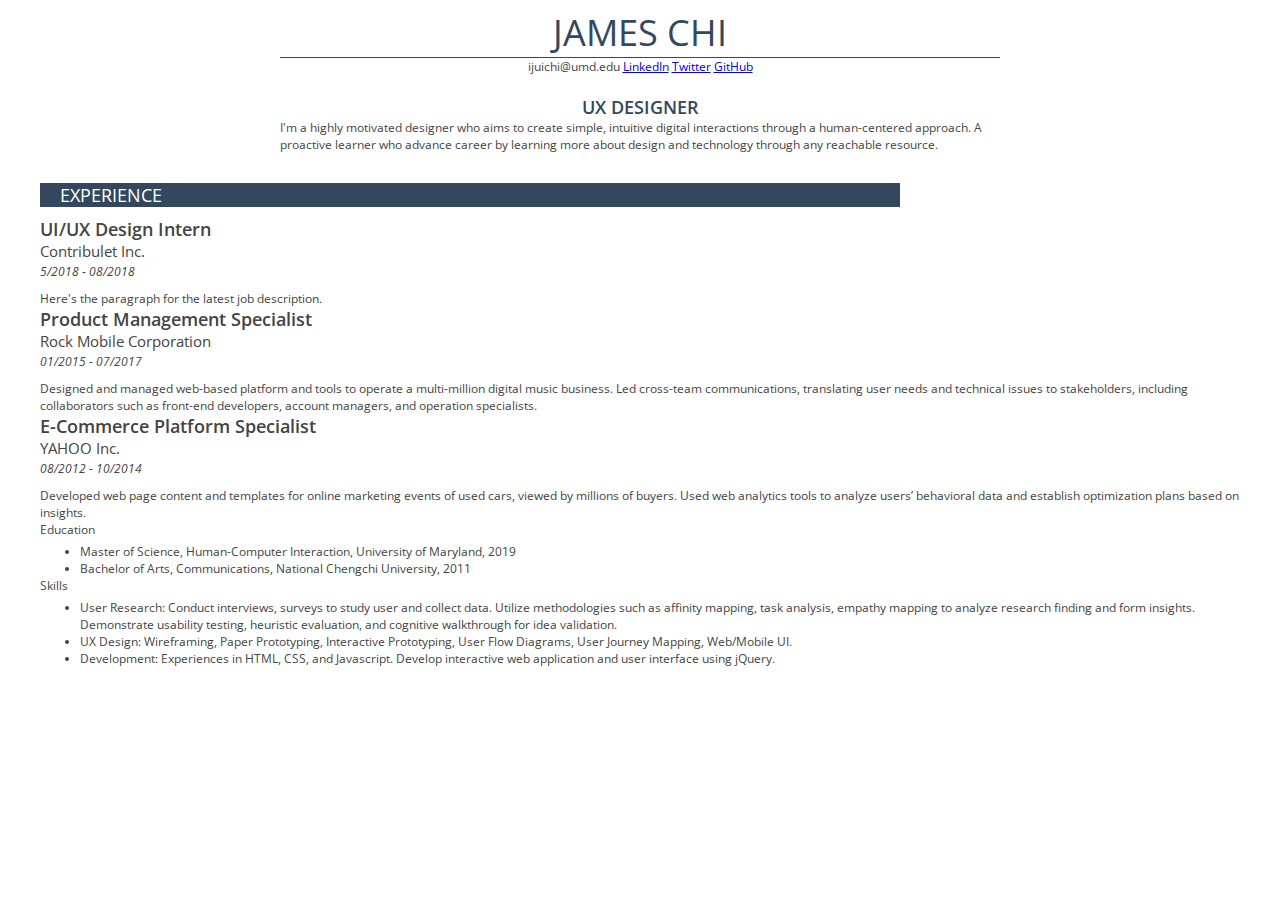
<file: in-class/index.html>
<!DOCTYPE html>

<html lang="en">

	<head>

		<title>James Chi Resume</title>

		<link rel="stylesheet" type="text/css" href="style.css">

	</head>

	<body>

		<div id="container">

			<div id="name">James Chi</div>

			<ul class="menu">
				<li>ijuichi@umd.edu</li>
				<li><a href="https://www.linkedin.com/in/ijuichi/">LinkedIn</a></li>
				<li><a href="https://twitter.com/erchi1230">Twitter</a></li>
				<li><a href="https://github.com/erchi1230">GitHub</a></li>
			</ul>

			<div id="title">UX Designer</div>

			<!-- <img id="profilePic" src="img/profile.png" alt="James photo"> !-->

			<p class="top">I'm a highly motivated designer who aims to create simple, intuitive digital interactions through a human-centered approach. A proactive learner who advance career by learning more about design and technology through any reachable resource.</p>

			<div class="sectionheader">Experience</div>

				<div class="jobtitle">UI/UX Design Intern</div>
				<div class="organization">Contribulet Inc.</div>
				<div class="date">5/2018 - 08/2018</div>
				<p class="description">Here's the paragraph for the latest job description.</P>

				<div class="jobtitle">Product Management Specialist</div>
				<div class="organization">Rock Mobile Corporation</div>
				<div class="date">01/2015 - 07/2017</div>
				<p class="description">Designed and managed web-based platform and tools to operate a multi-million digital music business. Led cross-team communications, translating user needs and technical issues to stakeholders, including collaborators such as front-end developers, account managers, and operation specialists.</P>

				<div class="jobtitle">E-Commerce Platform Specialist</div>
				<div class="organization">YAHOO Inc.</div>
				<div class="date">08/2012 - 10/2014</div>
				<p class="description">Developed web page content and templates for online marketing events of used cars, viewed by millions of buyers. Used web analytics tools to analyze users’ behavioral data and establish optimization plans based on insights.</P>

		<div class="sectionTitle">Education</div>

			<ul id="degrees">

				<li>Master of Science, Human-Computer Interaction, University of Maryland, 2019</li>

				<li>Bachelor of Arts, Communications, National Chengchi University, 2011</li>

			</ul>

		<div class="sectionTitle">Skills</div>

			<ul id="do">

				<li>User Research: Conduct interviews, surveys to study user and collect data. Utilize methodologies such as affinity mapping, task analysis, empathy mapping to analyze research finding and form insights. Demonstrate usability testing, heuristic evaluation, and cognitive walkthrough for idea validation.</li>

				<li>UX Design: Wireframing, Paper Prototyping, Interactive Prototyping, User Flow Diagrams, User Journey Mapping, Web/Mobile UI.</li>

				<li>Development: Experiences in HTML, CSS, and Javascript. Develop interactive web application and user interface using jQuery.</li>

			</ul>

		</div>
		
	</body>
<!--I MADE THIS!-->

</html>
</file>
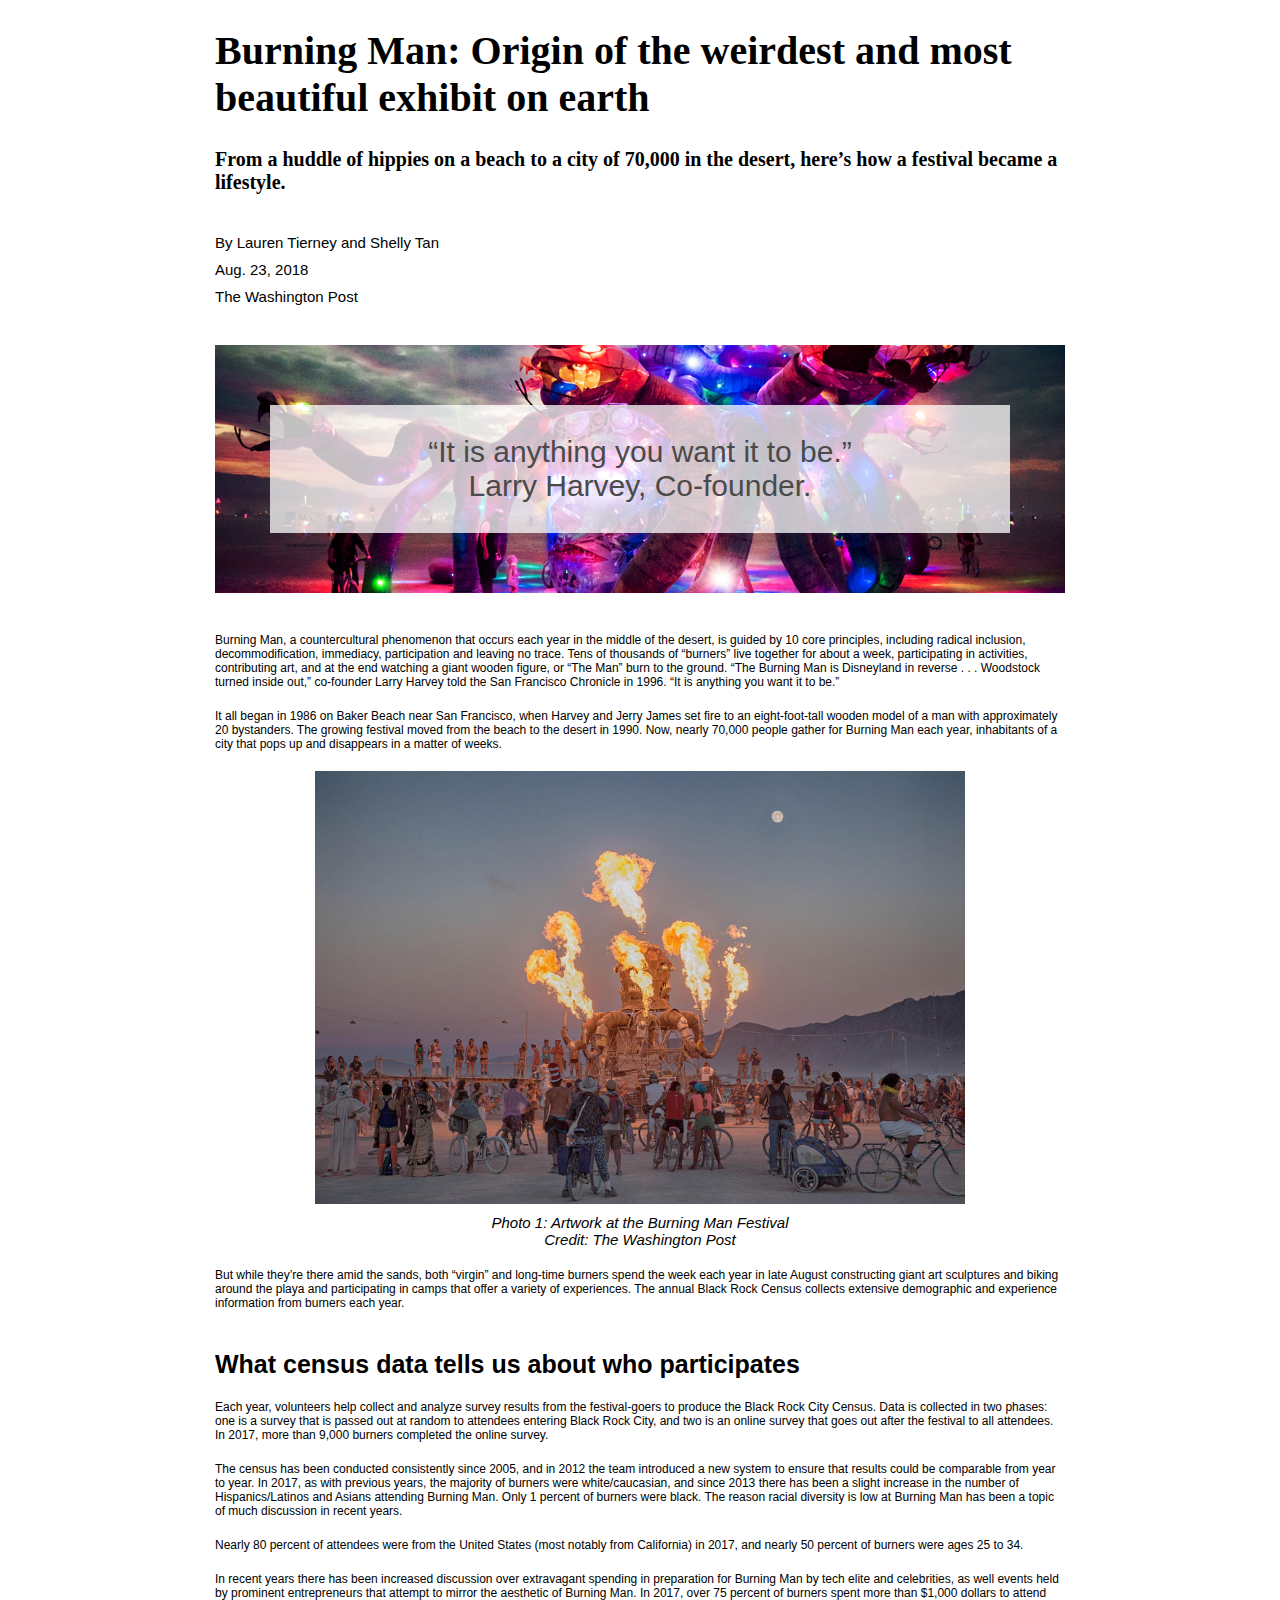
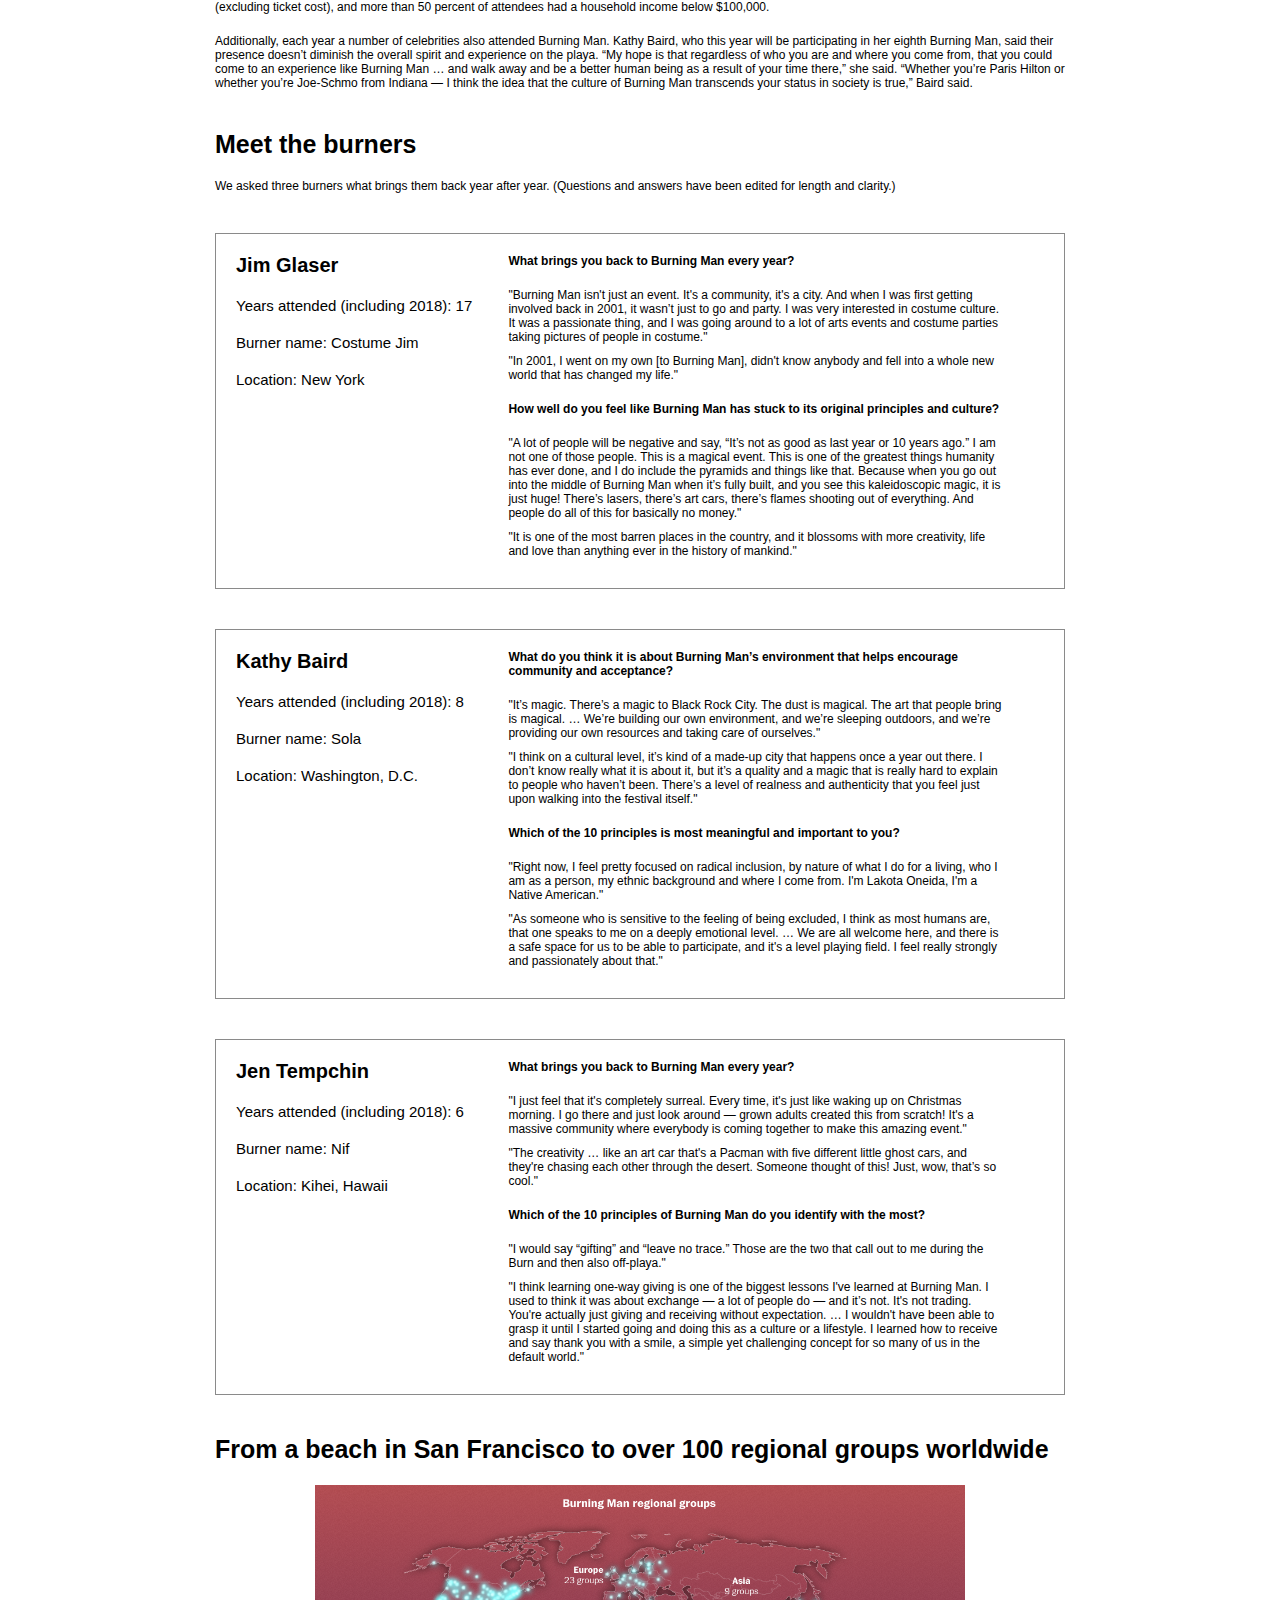
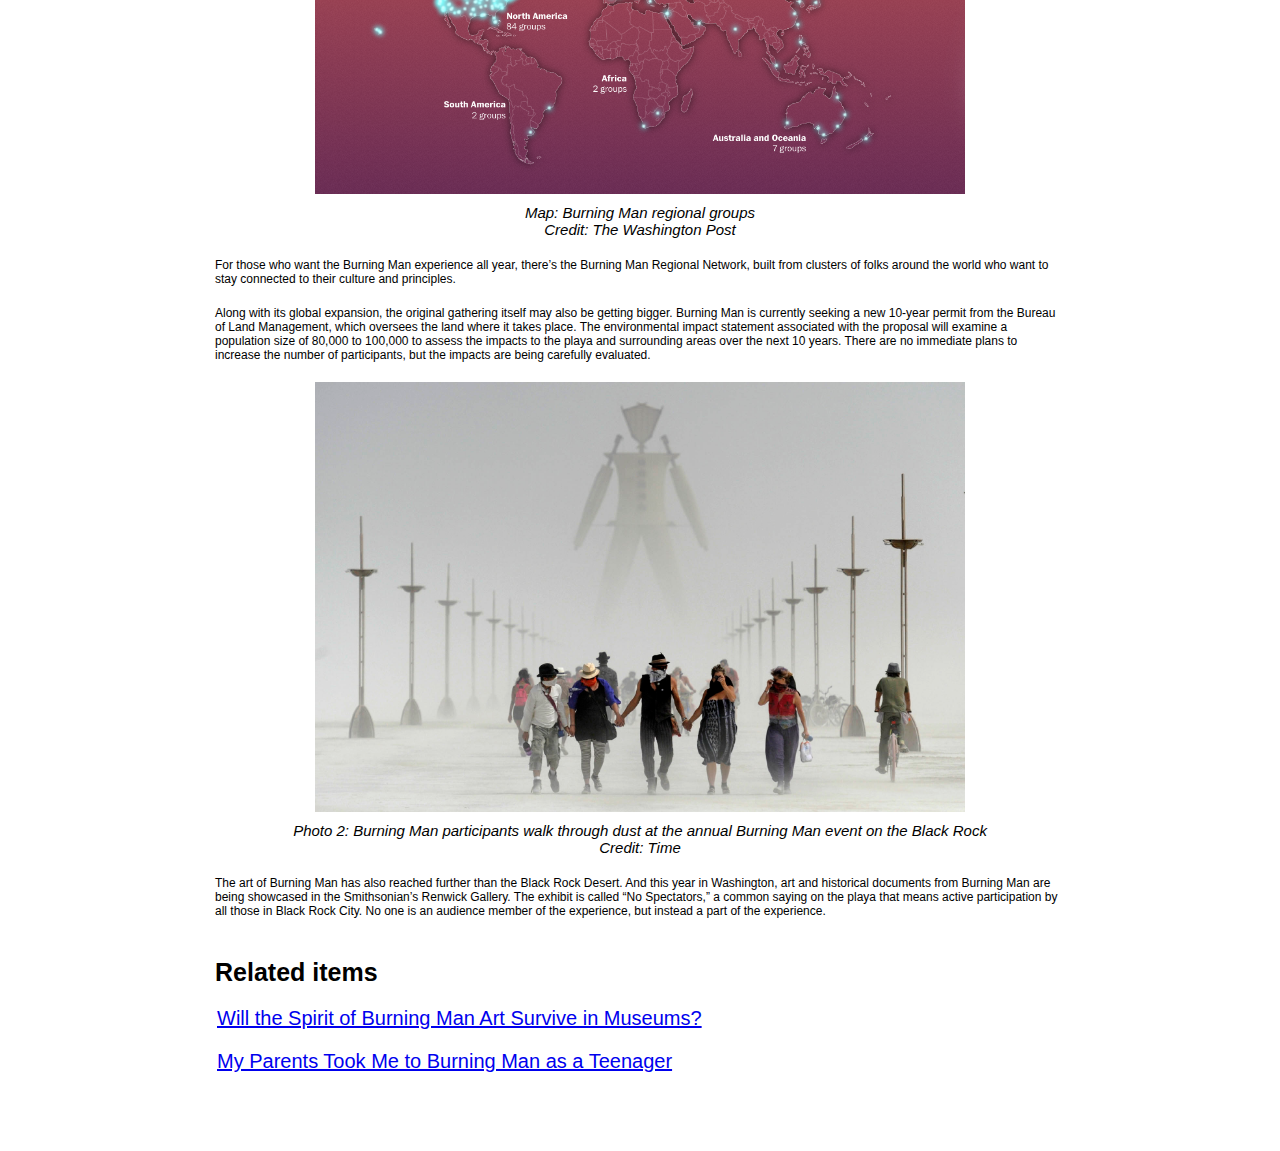
<file: midterm/index.html>
<!DOCTYPE html>
<html lang="en">

  <head>

    <title>Burning Man: Origin of the weirdest and most beautiful exhibit on earth</title>

    <link rel="stylesheet" type="text/css" href="style.css">

  </head>

  <body>

    <div id="container">

      <h1>Burning Man: Origin of the weirdest and most beautiful exhibit on earth</h1>
      <h3>From a huddle of hippies on a beach to a city of 70,000 in the desert, here’s how a festival became a lifestyle.</h3>

      <div id="byline">
        <h4>By Lauren Tierney and Shelly Tan</h4>
        <h4>Aug. 23, 2018</h4>
        <h4>The Washington Post</h4>
      </div>

      <div id="banner">

        <!-- The banner + blockquote for the article-->
        <blockquote>“It is anything you want it to be.” <br> Larry Harvey, Co-founder.</blockquote>

      </div>

      <p>Burning Man, a countercultural phenomenon that occurs each year in the middle of the desert, is guided by 10 core principles, including radical inclusion, decommodification, immediacy, participation and leaving no trace. Tens of thousands of “burners” live together for about a week, participating in activities, contributing art, and at the end watching a giant wooden figure, or “The Man” burn to the ground. “The Burning Man is Disneyland in reverse . . . Woodstock turned inside out,” co-founder Larry Harvey told the San Francisco Chronicle in 1996. “It is anything you want it to be.”</p>

      <p>It all began in 1986 on Baker Beach near San Francisco, when Harvey and Jerry James set fire to an eight-foot-tall wooden model of a man with approximately 20 bystanders. The growing festival moved from the beach to the desert in 1990. Now, nearly 70,000 people gather for Burning Man each year, inhabitants of a city that pops up and disappears in a matter of weeks.</p>

      <img src="img/burning-man-splash-image.jpg">
      <span>Photo 1: Artwork at the Burning Man Festival<br>Credit: The Washington Post</span>

      <p>But while they’re there amid the sands, both “virgin” and long-time burners spend the week each year in late August constructing giant art sculptures and biking around the playa and participating in camps that offer a variety of experiences. The annual Black Rock Census collects extensive demographic and experience information from burners each year.</p>

      <h2>What census data tells us about who participates</h2>

      <p>Each year, volunteers help collect and analyze survey results from the festival-goers to produce the Black Rock City Census. Data is collected in two phases: one is a survey that is passed out at random to attendees entering Black Rock City, and two is an online survey that goes out after the festival to all attendees. In 2017, more than 9,000 burners completed the online survey.</p>

      <p>The census has been conducted consistently since 2005, and in 2012 the team introduced a new system to ensure that results could be comparable from year to year. In 2017, as with previous years, the majority of burners were white/caucasian, and since 2013 there has been a slight increase in the number of Hispanics/Latinos and Asians attending Burning Man. Only 1 percent of burners were black. The reason racial diversity is low at Burning Man has been a topic of much discussion in recent years.</p>

      <p>Nearly 80 percent of attendees were from the United States (most notably from California) in 2017, and nearly 50 percent of burners were ages 25 to 34.</p>

      <p>In recent years there has been increased discussion over extravagant spending in preparation for Burning Man by tech elite and celebrities, as well events held by prominent entrepreneurs that attempt to mirror the aesthetic of Burning Man. In 2017, over 75 percent of burners spent more than $1,000 dollars to attend (excluding ticket cost), and more than 50 percent of attendees had a household income below $100,000.</p>

      <p>Additionally, each year a number of celebrities also attended Burning Man. Kathy Baird, who this year will be participating in her eighth Burning Man, said their presence doesn’t diminish the overall spirit and experience on the playa. “My hope is that regardless of who you are and where you come from, that you could come to an experience like Burning Man … and walk away and be a better human being as a result of your time there,” she said. “Whether you’re Paris Hilton or whether you’re Joe-Schmo from Indiana — I think the idea that the culture of Burning Man transcends your status in society is true,” Baird said.</p>

      <h2>Meet the burners</h2>

      <p>We asked three burners what brings them back year after year. (Questions and answers have been edited for length and clarity.)</p>

      <div class="interviews">

        <div class="profile">

          <h3>Jim Glaser</h3>
          <h4>Years attended (including 2018): 17</h4>
          <h4>Burner name: Costume Jim</h4>
          <h4>Location: New York</h4>

        </div>

        <div class="quotes">

          <p class="question">What brings you back to Burning Man every year?</p>

          <p class="answer">"Burning Man isn't just an event. It's a community, it's a city. And when I was first getting involved back in 2001, it wasn’t just to go and party. I was very interested in costume culture. It was a passionate thing, and I was going around to a lot of arts events and costume parties taking pictures of people in costume."</p>

          <p class="answer">"In 2001, I went on my own [to Burning Man], didn't know anybody and fell into a whole new world that has changed my life."</p>

          <p class="question">How well do you feel like Burning Man has stuck to its original principles and culture?</p>

          <p class="answer">"A lot of people will be negative and say, “It’s not as good as last year or 10 years ago.” I am not one of those people. This is a magical event. This is one of the greatest things humanity has ever done, and I do include the pyramids and things like that. Because when you go out into the middle of Burning Man when it’s fully built, and you see this kaleidoscopic magic, it is just huge! There’s lasers, there’s art cars, there’s flames shooting out of everything. And people do all of this for basically no money."</p>

          <p class="answer">"It is one of the most barren places in the country, and it blossoms with more creativity, life and love than anything ever in the history of mankind."</p>

        </div>

      </div>

      <div class="interviews">

        <div class="profile">

          <h3>Kathy Baird</h3>
          <h4>Years attended (including 2018): 8</h4>
          <h4>Burner name: Sola</h4>
          <h4>Location: Washington, D.C.</h4>

        </div>

        <div class="quotes">

          <p class="question">What do you think it is about Burning Man’s environment that helps encourage community and acceptance?</p>

          <p class="answer">"It’s magic. There’s a magic to Black Rock City. The dust is magical. The art that people bring is magical. … We’re building our own environment, and we’re sleeping outdoors, and we’re providing our own resources and taking care of ourselves."</p>

          <p class="answer">"I think on a cultural level, it’s kind of a made-up city that happens once a year out there. I don’t know really what it is about it, but it’s a quality and a magic that is really hard to explain to people who haven’t been. There’s a level of realness and authenticity that you feel just upon walking into the festival itself."</p>

          <p class="question">Which of the 10 principles is most meaningful and important to you?</p>

          <p class="answer">"Right now, I feel pretty focused on radical inclusion, by nature of what I do for a living, who I am as a person, my ethnic background and where I come from. I'm Lakota Oneida, I'm a Native American."</p>

          <p class="answer">"As someone who is sensitive to the feeling of being excluded, I think as most humans are, that one speaks to me on a deeply emotional level. … We are all welcome here, and there is a safe space for us to be able to participate, and it's a level playing field. I feel really strongly and passionately about that."</p>

        </div>

      </div>

      <div class="interviews">

        <div class="profile">

          <h3>Jen Tempchin</h3>
          <h4>Years attended (including 2018): 6</h4>
          <h4>Burner name: Nif</h4>
          <h4>Location: Kihei, Hawaii</h4>

        </div>

        <div class="quotes">

          <p class="question">What brings you back to Burning Man every year?</p>

          <p class="answer">"I just feel that it's completely surreal. Every time, it's just like waking up on Christmas morning. I go there and just look around — grown adults created this from scratch! It's a massive community where everybody is coming together to make this amazing event."</p>

          <p class="answer">"The creativity … like an art car that's a Pacman with five different little ghost cars, and they're chasing each other through the desert. Someone thought of this! Just, wow, that’s so cool."</p>

          <p class="question">Which of the 10 principles of Burning Man do you identify with the most?</p>

          <p class="answer">"I would say “gifting” and “leave no trace.” Those are the two that call out to me during the Burn and then also off-playa."</p>

          <p class="answer">"I think learning one-way giving is one of the biggest lessons I've learned at Burning Man. I used to think it was about exchange — a lot of people do — and it’s not. It's not trading. You're actually just giving and receiving without expectation. … I wouldn't have been able to grasp it until I started going and doing this as a culture or a lifestyle. I learned how to receive and say thank you with a smile, a simple yet challenging concept for so many of us in the default world."</p>

        </div>

      </div>

      <h2>From a beach in San Francisco to over 100 regional groups worldwide</h2>

      <img src="img/burning-man-map.png">
      <span>Map: Burning Man regional groups<br>Credit: The Washington Post</span>

      <p>For those who want the Burning Man experience all year, there’s the Burning Man Regional Network, built from clusters of folks around the world who want to stay connected to their culture and principles.</p>

      <p>Along with its global expansion, the original gathering itself may also be getting bigger. Burning Man is currently seeking a new 10-year permit from the Bureau of Land Management, which oversees the land where it takes place. The environmental impact statement associated with the proposal will examine a population size of 80,000 to 100,000 to assess the impacts to the playa and surrounding areas over the next 10 years. There are no immediate plans to increase the number of participants, but the impacts are being carefully evaluated.</p>

      <img src="img/burning-man-time-photo.jpg">
      <span>Photo 2: Burning Man participants walk through dust at the annual Burning Man event on the Black Rock<br>Credit: Time</span>

      <p>The art of Burning Man has also reached further than the Black Rock Desert. And this year in Washington, art and historical documents from Burning Man are being showcased in the Smithsonian’s Renwick Gallery. The exhibit is called “No Spectators,” a common saying on the playa that means active participation by all those in Black Rock City. No one is an audience member of the experience, but instead a part of the experience.</p>

      <h2>Related items</h2>

      <ul>
        <a href="https://www.nytimes.com/2018/03/23/arts/design/burning-man-art-renwick-gallery.html" target="_new"><li>Will the Spirit of Burning Man Art Survive in Museums?</li></a>

        <a href="https://www.vogue.com/article/burning-man-festival-with-family-teenagers" target="_new"><li>My Parents Took Me to Burning Man as a Teenager</li></a>
      </ul>

    </div>
  </body>

</html>
</file>
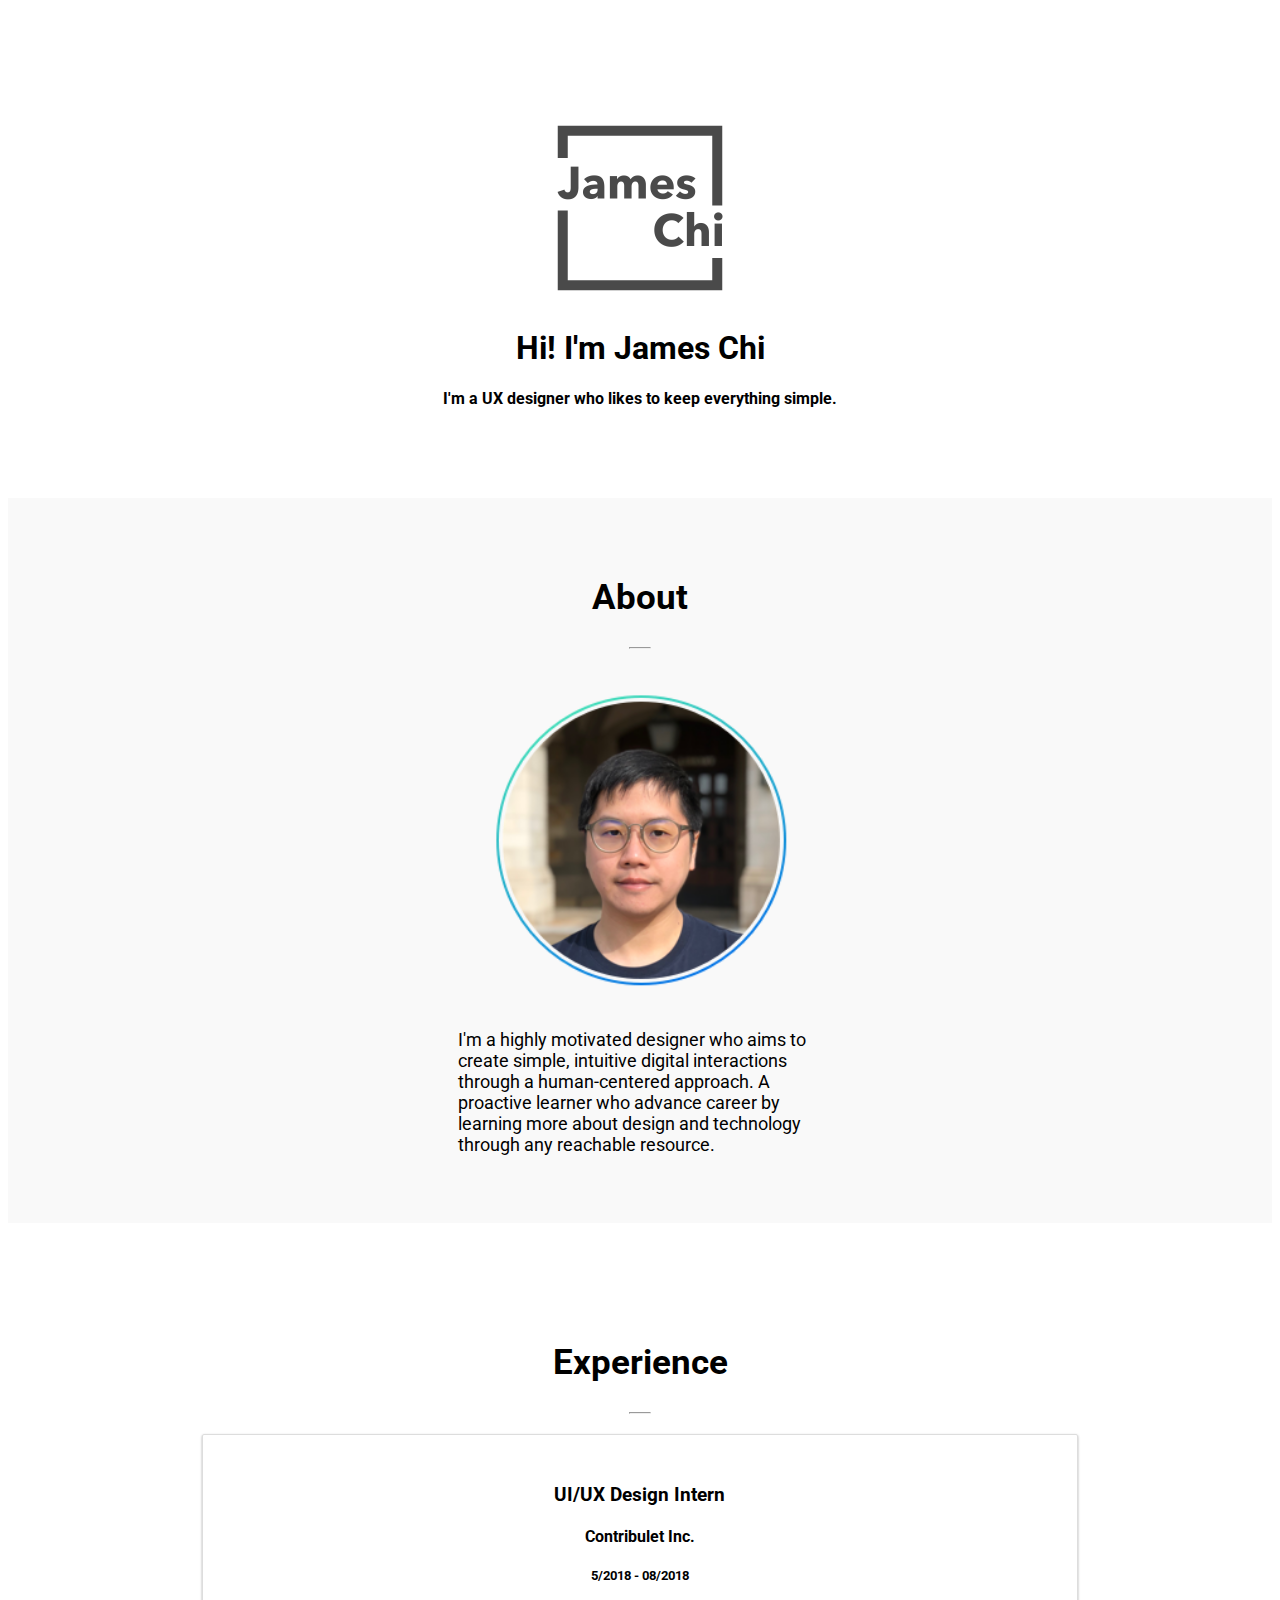
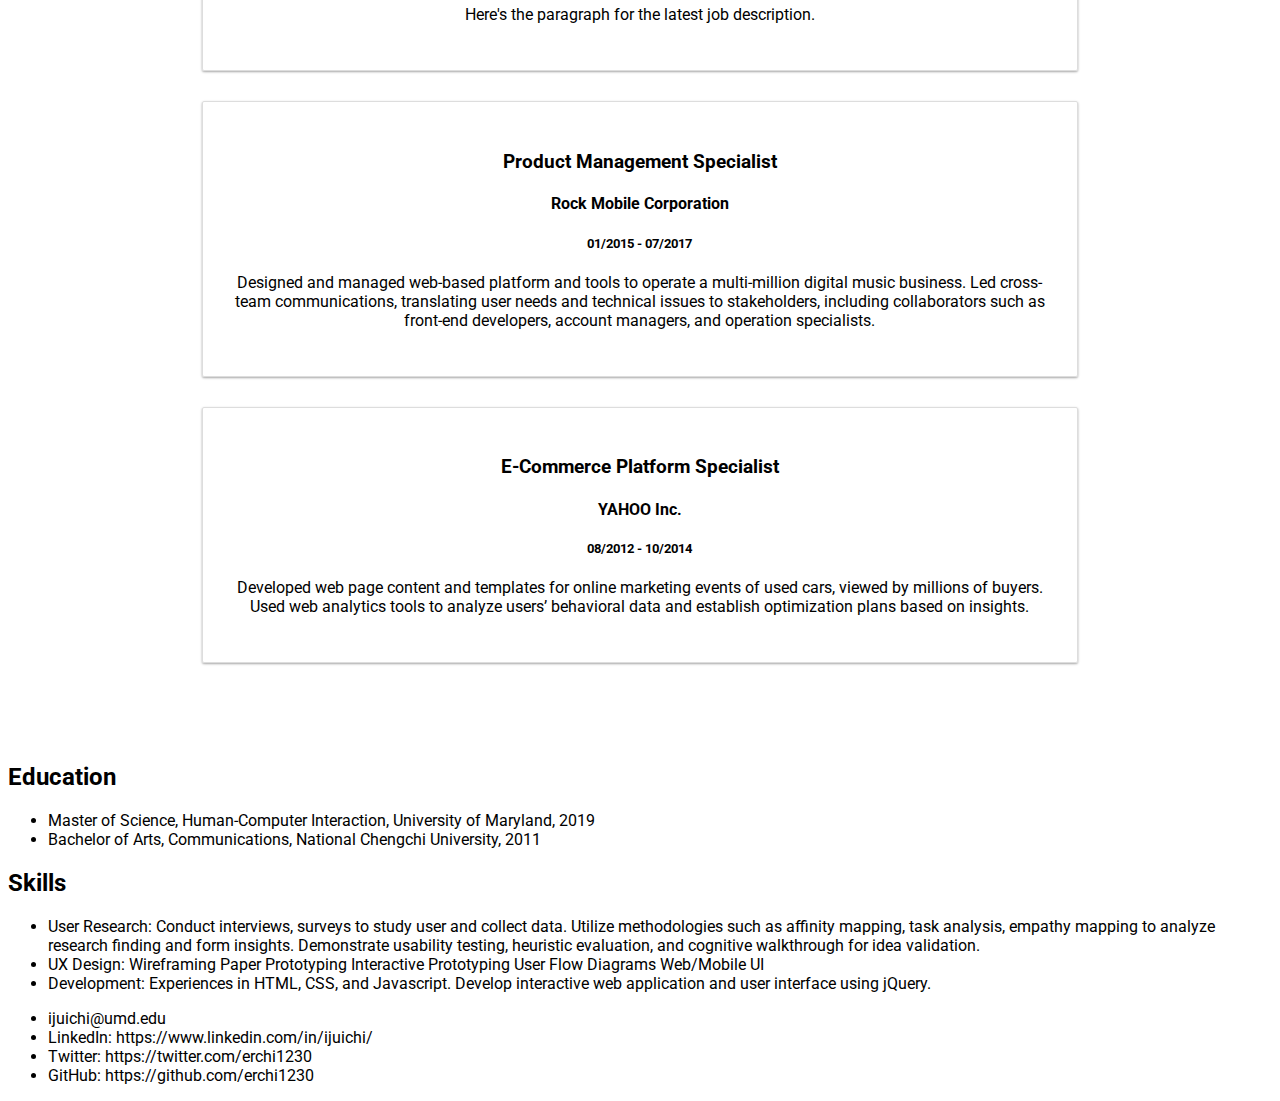
<file: resume/index.html>
<!DOCTYPE html>

<html lang="en">

	<head>

		<title>James Chi Resume</title>

		<link rel="stylesheet" type="text/css" href="style.css">

	</head>

	<body>

		<div id="intro_container">

			<img id="logo" src="img/logo.png" alt="logo">

			<h1 id="mainTitle">Hi! I'm James Chi</h1>

			<strong id="tagLine">I'm a UX designer who likes to keep everything simple.</strong>

		</div>




		<div id="about_container">

			<h2 class="sectionTitle">About</h2>

			<hr class="divider">

			<img id="profilePic" src="img/profile.png" alt="James photo">

			<p>I'm a highly motivated designer who aims to create simple, intuitive digital interactions through a human-centered approach. A proactive learner who advance career by learning more about design and technology through any reachable resource.</p>

		</div>

		<div id="exp_container">

			<h2 class="sectionTitle">Experience</h2>

			<hr class="divider">

			<div class="exp_card">

				<h3>UI/UX Design Intern</h3>
				<h4>Contribulet Inc.</h4>
				<h5>5/2018 - 08/2018</h5>
				<p>Here's the paragraph for the latest job description.</P>

			</div>

			<div class="exp_card">

				<h3>Product Management Specialist</h3>
				<h4>Rock Mobile Corporation</h4>
				<h5>01/2015 - 07/2017</h5>
				<p>Designed and managed web-based platform and tools to operate a multi-million digital music business. Led cross-team communications, translating user needs and technical issues to stakeholders, including collaborators such as front-end developers, account managers, and operation specialists.</P>

			</div>

			<div class="exp_card">

				<h3>E-Commerce Platform Specialist</h3>
				<h4>YAHOO Inc.</h4>
				<h5>08/2012 - 10/2014</h5>
				<p>Developed web page content and templates for online marketing events of used cars, viewed by millions of buyers. Used web analytics tools to analyze users’ behavioral data and establish optimization plans based on insights.</P>

			</div>


		</div>

		<h2>Education</h2>

			<ul>

				<li>Master of Science, Human-Computer Interaction, University of Maryland, 2019</li>

				<li>Bachelor of Arts, Communications, National Chengchi University, 2011</li>

			</ul>

		<h2>Skills</h2>

			<ul>
				<li>User Research: Conduct interviews, surveys to study user and collect data. Utilize methodologies such as affinity mapping, task analysis, empathy mapping to analyze research finding and form insights. Demonstrate usability testing, heuristic evaluation, and cognitive walkthrough for idea validation.</li>

				<li>UX Design: Wireframing
Paper Prototyping
Interactive Prototyping
User Flow Diagrams
Web/Mobile UI</li>

				<li>Development: Experiences in HTML, CSS, and Javascript. Develop interactive web application and user interface using jQuery.</li>

			</ul>

			<ul id="contactList">
				<li>ijuichi@umd.edu</li>
				<li>LinkedIn: https://www.linkedin.com/in/ijuichi/</li>
				<li>Twitter: https://twitter.com/erchi1230</li>
				<li>GitHub: https://github.com/erchi1230</li>
			</ul>

	</body>

</html>
</file>
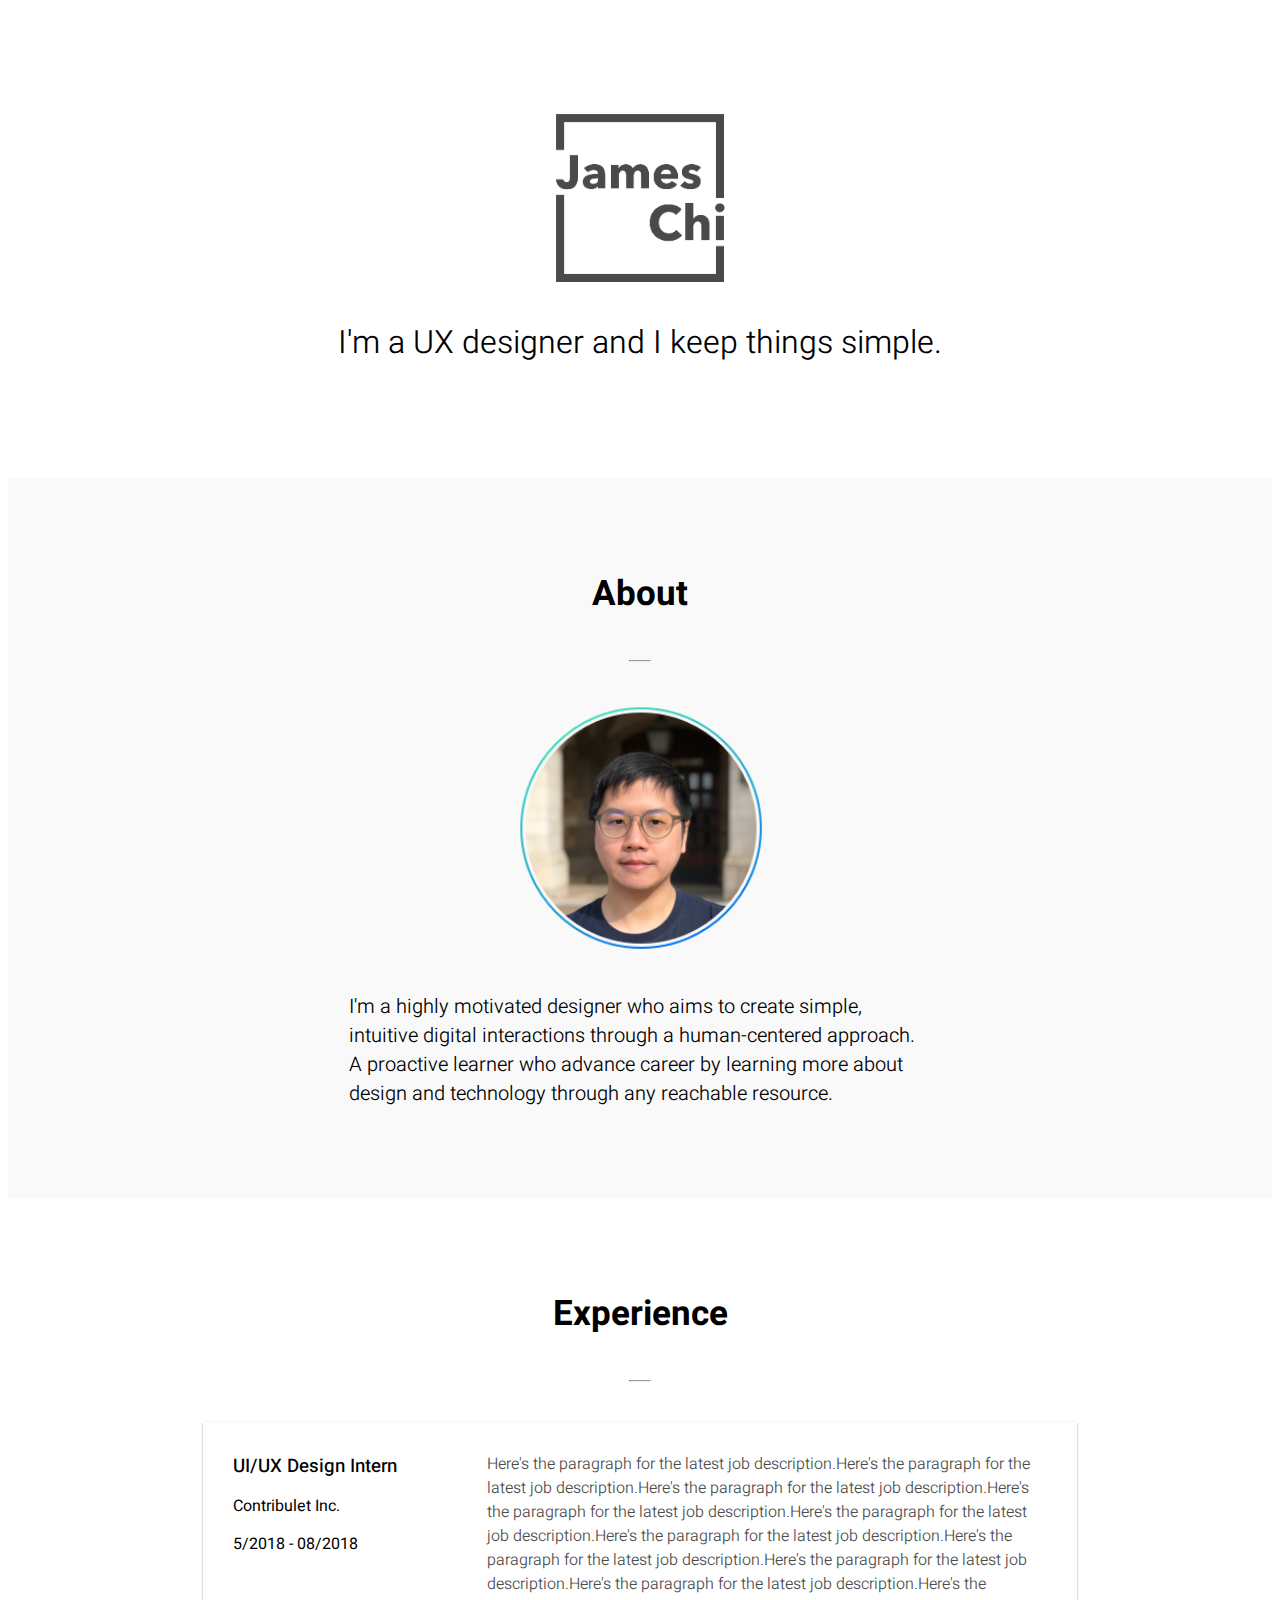
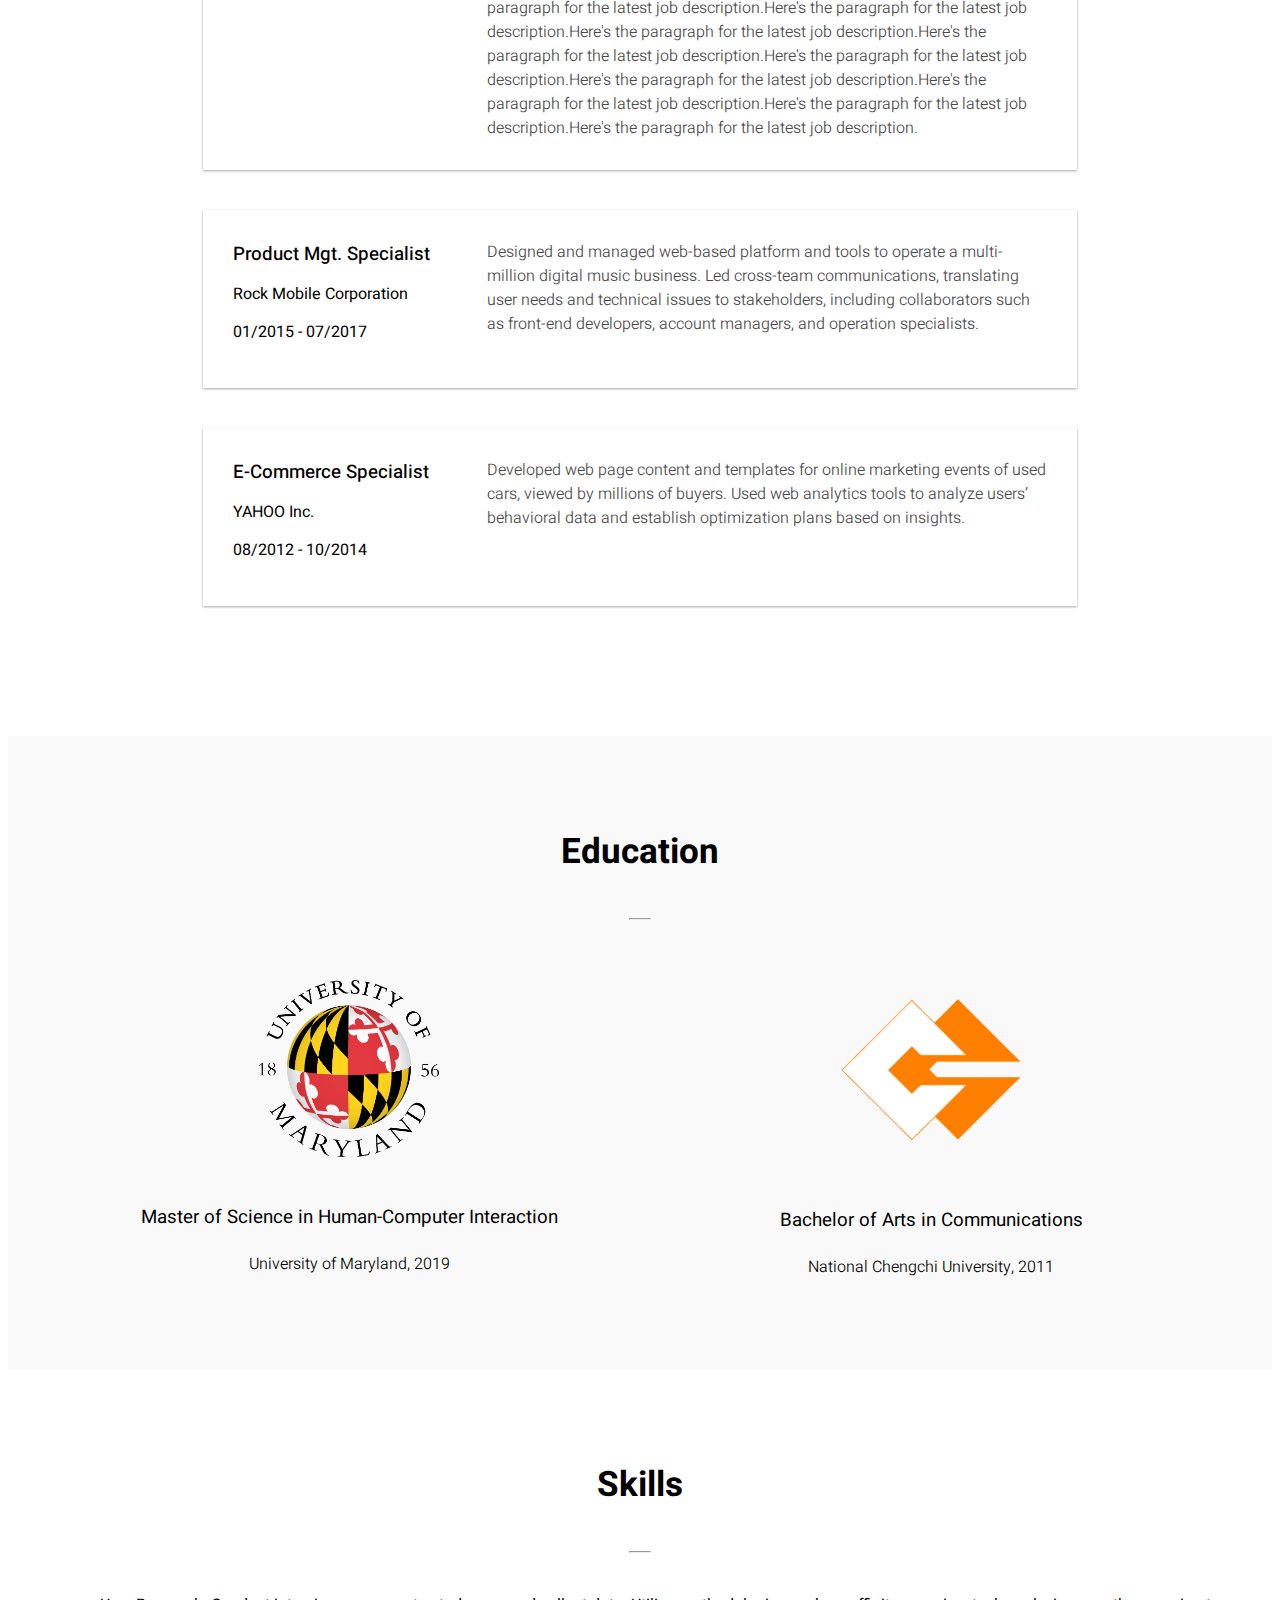
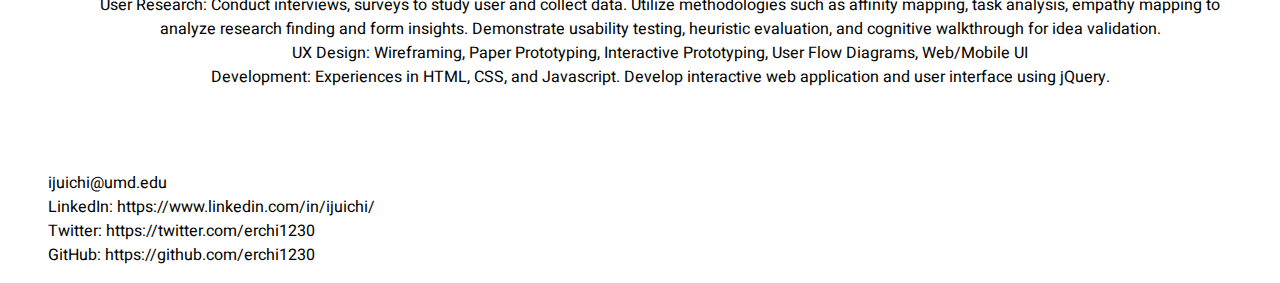
<file: resume_in_progress/index_final_product.html>
<!DOCTYPE html>

<html lang="en">

	<head>

		<title>James Chi Resume</title>

		<link rel="stylesheet" type="text/css" href="style_final.css">

		<link href="https://fonts.googleapis.com/icon?family=Material+Icons"
      rel="stylesheet">

	</head>

	<body>

		<div id="container">

			<div id="intro_container">

				<img id="logo" src="img/logo.png" alt="logo">

				<h1 id="mainTitle">I'm a UX designer and I keep things simple.</h1>

			</div>




			<div id="about_container">

				<h2 class="sectionTitle">About</h2>

				<hr class="divider">

				<img id="profilePic" src="img/profile.png" alt="James photo">

				<p>I'm a highly motivated designer who aims to create simple, intuitive digital interactions through a human-centered approach. A proactive learner who advance career by learning more about design and technology through any reachable resource.</p>

			</div>

			<div id="exp_container">

				<h2 class="sectionTitle">Experience</h2>

				<hr class="divider">

				<div class="exp_card">

					<div class="jobTitle">
						<h3>UI/UX Design Intern</h3>
						<h4>Contribulet Inc.</h4>
						<h4>5/2018 - 08/2018</h4>
					</div>

					<div class="jobDescribe">
						<p>Here's the paragraph for the latest job description.Here's the paragraph for the latest job description.Here's the paragraph for the latest job description.Here's the paragraph for the latest job description.Here's the paragraph for the latest job description.Here's the paragraph for the latest job description.Here's the paragraph for the latest job description.Here's the paragraph for the latest job description.Here's the paragraph for the latest job description.Here's the paragraph for the latest job description.Here's the paragraph for the latest job description.Here's the paragraph for the latest job description.Here's the paragraph for the latest job description.Here's the paragraph for the latest job description.Here's the paragraph for the latest job description.Here's the paragraph for the latest job description.Here's the paragraph for the latest job description.Here's the paragraph for the latest job description.</P>
					</div>

				</div>

				<div class="exp_card">

					<div class="jobTitle">
						<h3>Product Mgt. Specialist</h3>
						<h4>Rock Mobile Corporation</h4>
						<h4>01/2015 - 07/2017</h4>
					</div>

					<div class="jobDescribe">
						<p>Designed and managed web-based platform and tools to operate a multi-million digital music business. Led cross-team communications, translating user needs and technical issues to stakeholders, including collaborators such as front-end developers, account managers, and operation specialists.</P>
					</div>

				</div>

				<div class="exp_card">

					<div class="jobTitle">
						<h3>E-Commerce Specialist</h3>
						<h4>YAHOO Inc.</h4>
						<h4>08/2012 - 10/2014</h4>
					</div>

					<div class="jobDescribe">
						<p>Developed web page content and templates for online marketing events of used cars, viewed by millions of buyers. Used web analytics tools to analyze users’ behavioral data and establish optimization plans based on insights.</P>
					</div>

				</div>

			</div>

			<div id="edu_container">

				<h2 class="sectionTitle">Education</h2>

				<hr class="divider">

				<div class="edu_section">

					<div id="edu_block_01">

						<img class="school_logo" src="img/New_UMD_Globe.png" alt="">
						<h3>Master of Science in Human-Computer Interaction</h3>
						<h4>University of Maryland, 2019</h4>

					</div>

					<div id="edu_block_02">

						<img class="school_logo" src="img/nccu_comm.gif" alt="">
						<h3>Bachelor of Arts in Communications</h3>
						<h4>National Chengchi University, 2011</h4>

					</div>

				</div>

			</div>

			<div id="skill_container">

				<h2 class="sectionTitle">Skills</h2>

				<hr class="divider">

					<ul>
						<li>User Research: Conduct interviews, surveys to study user and collect data. Utilize methodologies such as affinity mapping, task analysis, empathy mapping to analyze research finding and form insights. Demonstrate usability testing, heuristic evaluation, and cognitive walkthrough for idea validation.</li>

						<li>UX Design: Wireframing, Paper Prototyping, Interactive Prototyping, User Flow Diagrams, Web/Mobile UI</li>

						<li>Development: Experiences in HTML, CSS, and Javascript. Develop interactive web application and user interface using jQuery.</li>

					</ul>

			</div>

				<ul id="contactList">
					<li>ijuichi@umd.edu</li>
					<li>LinkedIn: https://www.linkedin.com/in/ijuichi/</li>
					<li>Twitter: https://twitter.com/erchi1230</li>
					<li>GitHub: https://github.com/erchi1230</li>
				</ul>

	</div>

	</body>

</html>
</file>
<file: in-class/style.css>
/* styles for my resume */

@import url('https://fonts.googleapis.com/css?family=Lato|Mukta|Mukta+Malar|Open+Sans|Roboto|Source+Sans+Pro');

/* set the text style for body elements*/
body {
      font-family: 'Open Sans', Arial, sans-serif;
      color: #444;
      font-size: 12px;
      font-weight: 400;
      }

/* style for my name */
#name {
        font-size: 3em;
        color: #33485e;
        text-transform: uppercase;
        text-align: center;
        border-bottom: 1px solid #33485e;
        width: 60%;
        min-width: 300px;
        margin: 0 auto;
        }

/* Set my job titles to the designated style */
#title {
            text-transform: uppercase;
            font-size: 1.5em;
            color: #33485e;
            font-weight: 600;
            text-align: center;
            margin: 20px 0 0 0;
            }

/* Set the class for every setction title */
.sectionheader {
                font-size: 1.5em;
                text-transform: uppercase;
                display: block;
                background-color: #33485e;
                color: white;
                font-weight: 400;
                margin: 20px 0 10px 0;
                width: 70%;
                min-width: 300px;
                padding-left: 20px;
                }

/* Set the style for all job titles in Experience section */
.jobtitle {
            font-weight: 600;
            font-size: 1.5em;
            }

/* Set the sytle of all organization names in Experience section */
.organization {
          font-size: 1.25em;
          font-weight: 400;
          }

/* Set the sytle of all duration in Experience section */
.date {
          font-weight: 400;
          font-style: italic;
          font-size: 1em;
          margin: 2px 0 0 0;
          }

.description {
              margin: 10px 0 0 0;
}

.menu {
        margin: 0;
        padding: 0;
        text-align: center;
        }

.menu li {
          display: inline;
          }

/* Set the sytle of content in Education section */
#degrees {
          margin: 5px 0 0 0;
}

/* Set the sytle of content in Skills section */
#do {
      margin: 5px 0 0 0;
      }

.top {
      width: 60%;
      min-width: 300px;
      margin: 0 auto;
      margin-bottom: 30px;
      }

#container {
            width: 100%;
            max-width: 1200px;
            margin: 0 auto;
            padding-bottom: 50px;
            }
</file>
<file: midterm/style.css>
#container {
            width: 850px;
            margin: 0 auto;
            padding-bottom: 50px;
            }

/* Set default style for the whole article*/

p {
    font-family: Helvetica, Arial, Sans-serif;
    font-size: 12px;
    margin: 20px 0px;
    }

h1 {
    font-family: Georgia, 'Times New Rome', serif;
    font-size: 40px;
    }

h2 {
    font-family: Helvetica, Arial, Sans-serif;
    font-size: 25px;
    margin-top: 40px;
    }

h3 {
    font-family: Georgia, 'Times New Rome', serif;
    font-size: 20px;
    }

h4 {
    font-family: Helvetica, Arial, Sans-serif;
    font-size: 15px;
    font-weight: 400;
    }

img {
      width: 650px;
      margin: 0 auto;
      display: block;
}

span {
      display: block;
      text-align: center;
      margin: 0 auto;
      margin-top: 10px;
      font-size: 15px;
      font-family: Helvetica, Arial, Sans-serif;
      font-style: italic;
}

#banner {
          max-height: 300px;
          background-image: url("img/banner.png");
          background-repeat: no-repeat; /* Do not repeat the image */
          background-size: cover; /* Resize the background image to cover the entire container */
          padding: 60px 0px;
          margin-bottom: 40px;
          }

blockquote {
            width: 80%;
            padding: 30px;
            margin: 0 auto;
            background-color: rgba(255, 255, 255, 0.75);
            color: #4A4A4A;
            font-size: 30px;
            font-family: Helvetica, Arial, sans-serif;
            text-align: center;
            }

#byline {
          margin: 40px 0px;
          }

#byline h4 {
            font-family: Helvetica, Arial, Sans-serif;
            font-weight: lighter;
            margin: 10px 0px;
            }

.profile {
          display: inline-block;
          width: 30%;
          vertical-align: top;
          }

.profile h3 {
              font-family: Helvetica, Arial, Sans-serif;
              font-size: 20px;
              }

.interviews {
              border: 1px solid #8a8a8a;
              padding-left: 20px;
              padding-bottom: 20px;
              margin: 40px 0px;
}

.quotes {
          display: inline-block;
          width: 60%;
          vertical-align: top;
          padding-left: 20px;
          }

.question {
            font-weight: 600;
          }

.answer {
          margin: 10px 0px;
}

ul li {
        margin: 20px 0px;
        font-family: Helvetica, Arial, Sans-serif;
        font-size: 20px;
        text-decoration: none;
        }

ul {
    list-style: none;
    margin-left: -38px;
    }
</file>
<file: resume/style.css>
@import url('https://fonts.googleapis.com/css?family=Lato|Mukta|Mukta+Malar|Open+Sans|Roboto|Source+Sans+Pro');

body {
      font-family: 'Roboto', sans-serif;
      padding-top: 50px;
}

#logo {
        display: block;
        width: 200px;
        margin: auto;
}

#profilePic {
              display: block;
              margin: auto;
              margin-top: 40px;
              width: 300px;
}

#mainTitle {
            display: block;
            text-align: center;
}

#tagLine {
          display: block;
          text-align: center;
}

#intro_container {
                  display: block;
                  padding: 50px;
}

#about_container {
            display: block;
            padding: 50px;
            background-color: #f9f9f9;
            text-align: center;
            margin-top: 40px;
}

#about_container p {
                    display: block;
                    margin-left: 400px;
                    margin-right: 400px;
                    font-size: 18px;
                    text-align: left;
                    margin-top: 40px;
}

.sectionTitle {
                font-size: 35px;
                font-weight: bolder;
}

.divider {
          width: 20px;
          color: #d6d6d6;
          margin-top: 20px;
          margin-bottom: 20px;
}

#exp_container {
            display: block;
            padding: 50px;
            margin-top: 40px;
            text-align: center;
}

.exp_card {
            width: 70%;
            border-style: solid;
            border-width: thin;
            border-radius: 2px;
            border-color: #dddddd;
            margin: auto;
            margin-bottom: 30px;
            box-shadow: 0 1px 3px rgba(0,0,0,0.12), 0 1px 2px rgba(0,0,0,0.24);
            transition: all 0.3s cubic-bezier(.25,.8,.25,1);
            padding: 30px;

}

.exp_card:hover {
                  width: 70%;
                  border-style: solid;
                  border-width: thin;
                  border-radius: 2px;
                  border-color: #dddddd;
                  margin: auto;
                  margin-bottom: 30px;
                  box-shadow: 0 14px 28px rgba(0,0,0,0.25), 0 10px 10px rgba(0,0,0,0.22);
                  padding: 30px;
}
</file>
<file: resume_in_progress/style_final.css>
@import url('https://fonts.googleapis.com/css?family=Lato|Mukta|Mukta+Malar|Open+Sans|Roboto|Source+Sans+Pro|Poppins|Heebo:100,300,400,500,700,800,900');

body {
      font-family: 'Heebo', sans-serif;
      }

#logo {
        display: block;
        width: 200px;
        margin: auto;
        margin-top: 40px;
        }

#profilePic {
              display: block;
              margin: auto;
              width: 250px;
              }

#mainTitle {
            display: block;
            text-align: center;
            font-weight: 300;
            font-kerning: normal;
            }

#intro_container {
                  display: block;
                  padding: 50px;
                  }

#about_container {
            display: block;
            padding: 50px;
            padding-top: 90px;
            background-color: #f9f9f9;
            text-align: center;
            margin-top: 40px;
            }

#about_container p {
                    display: block;
                    width: 50%;
                    font-size: 20px;
                    font-weight: 300;
                    text-align: left;
                    margin: 0 auto;
                    margin-top: 40px;
                    margin-bottom: 40px;
                    }

.sectionTitle {
                font-size: 35px;
                font-weight: bolder;
                margin-bottom: 0;
                margin-top: 0;
                }

.divider {
          width: 20px;
          color: #d6d6d6;
          margin-top: 40px;
          margin-bottom: 40px;
          }

#exp_container {
            display: block;
            padding: 50px;
            margin-top: 40px;
            margin-bottom: 40px;
            text-align: center;
            }

.exp_card {
            width: 70%;
            /*border-radius: 2px;*/
            margin: auto;
            margin-bottom: 40px;
            box-shadow: 0 1px 3px rgba(0,0,0,0.12), 0 1px 2px rgba(0,0,0,0.24);
            transition: all 0.3s cubic-bezier(.25,.8,.25,1);
            padding: 30px;
            text-align: left;
            overflow: auto;
            }

.exp_card:hover {
                  width: 70%;
                  /*border-radius: 2px;*/
                  margin: auto;
                  margin-bottom: 40px;
                  box-shadow: 0 8px 28px rgba(0,0,0,0.1), 0 10px 10px rgba(0,0,0,0.1);
                  padding: 30px;
                  }

.jobTitle {
            display: inline-block;
            width: 30%;
            max-width: 30%;
            float: left;
            box-sizing: border-box;
            }

.jobTitle h3 {
              margin: 0;
              font-weight: 500;
              }

.jobTitle h4 {
              margin-top: 14px;
              margin-bottom: 14px;
              font-weight: 400;
              }

.jobDescribe {
              display: inline-block;
              width: 70%;
              max-width: 70%;
              padding-left: 10px;
              box-sizing: border-box;
              }

.jobDescribe p {
                margin: 0;
                font-weight: 300;
                color: #4A4A4A;
                }

#edu_container {
                text-align: center;
                background-color: #f9f9f9;
                padding: 90px 50px 90px 50px;
                }

ul {
    list-style: none;
    }

.edu_section {
              margin: 0 auto;
              overflow: auto;
              }

#edu_block_01 {
                display: inline-block;
                width: 50%;
                max-width: 50%;
                float: left;
                }

#edu_block_02 {
                display: inline-block;
                width: 50%;
                max-width: 50%;
                float: right;
                }

.school_logo {
              width: 180px;
              margin: 0 auto;
              margin-bottom: 20px;
              margin-top: 20px;
              }

#edu_block_01 h3 {
                  font-weight: 400;
                  margin-bottom: 0;
                  }
#edu_block_01 h4 {
                  font-weight: 300;
                  margin-bottom: 0;
                  }

#edu_block_02 h3 {
                  font-weight: 400;
                  margin-bottom: 0;
                  }

#edu_block_02 h4 {
                  font-weight: 300;
                  margin-bottom: 0;
                  }

#skill_container {
                  display: block;
                  padding: 50px;
                  margin-top: 40px;
                  text-align: center;
                  }
</file>
